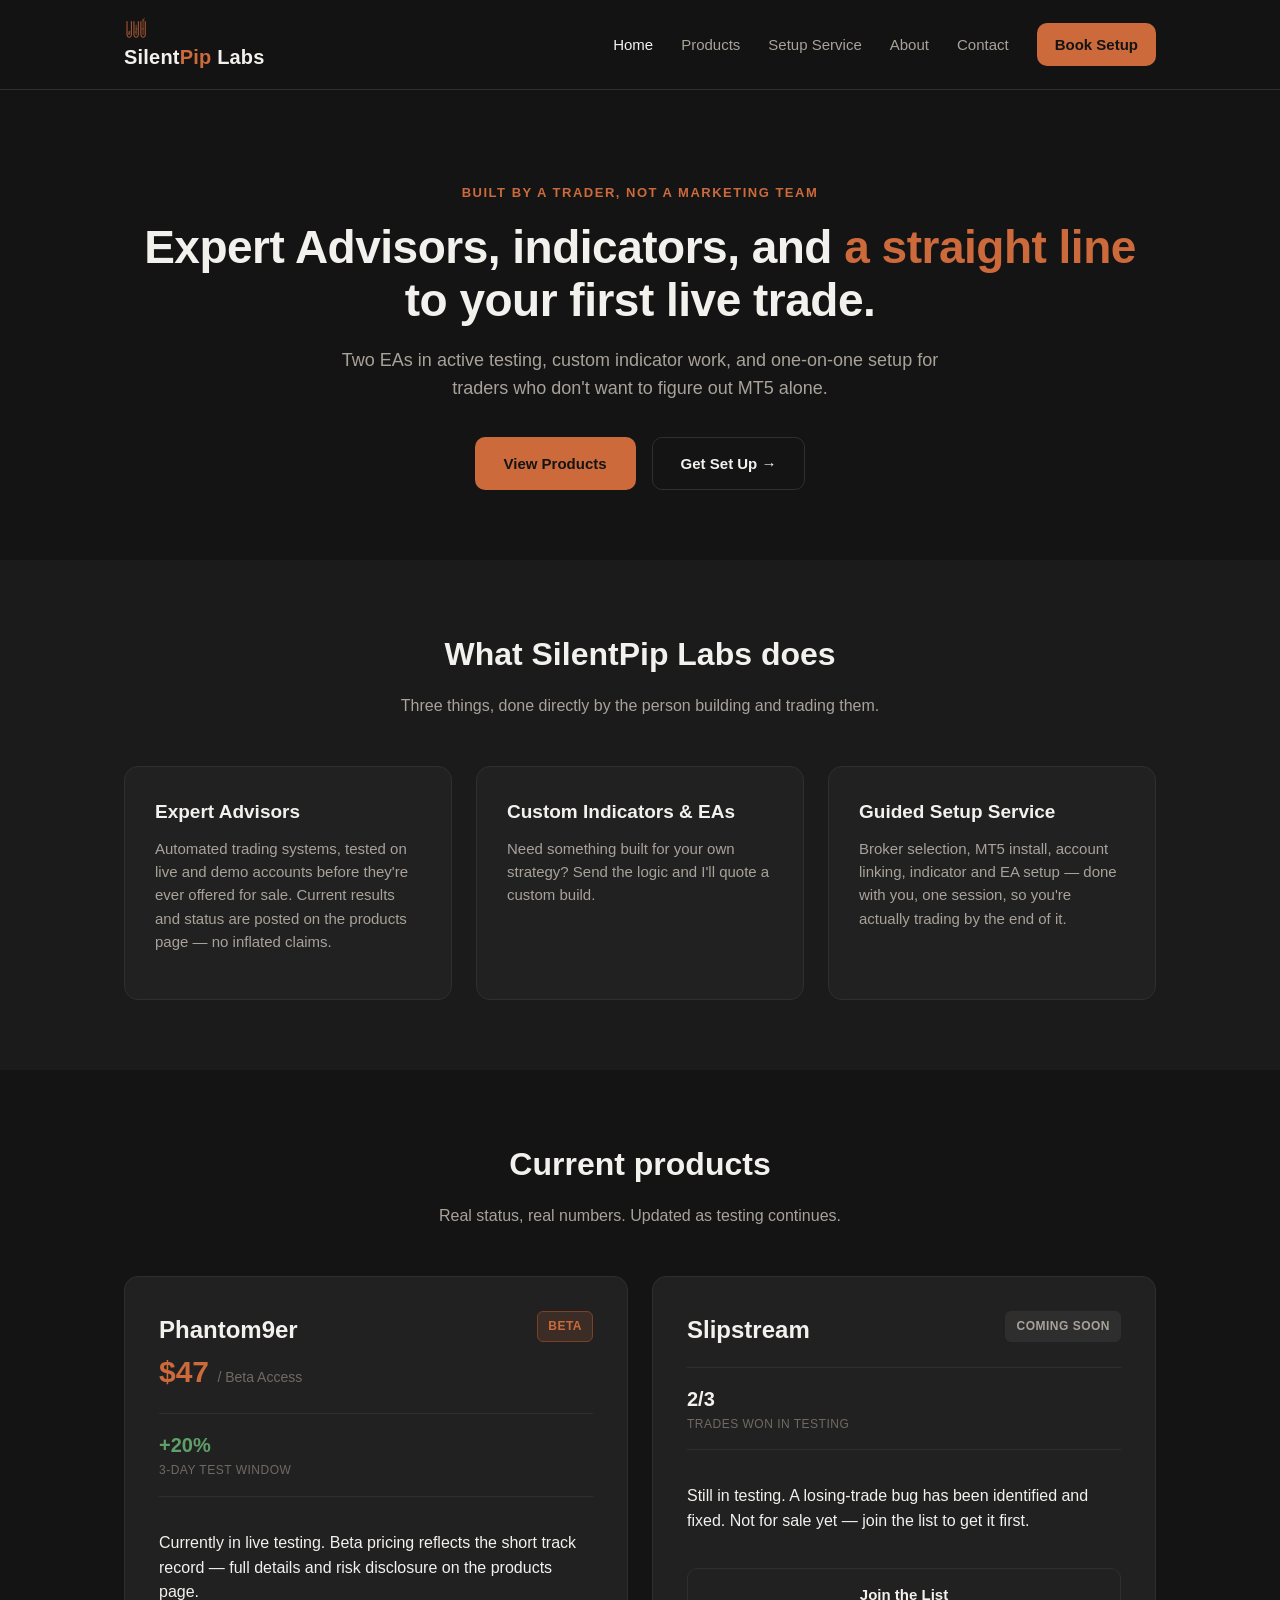
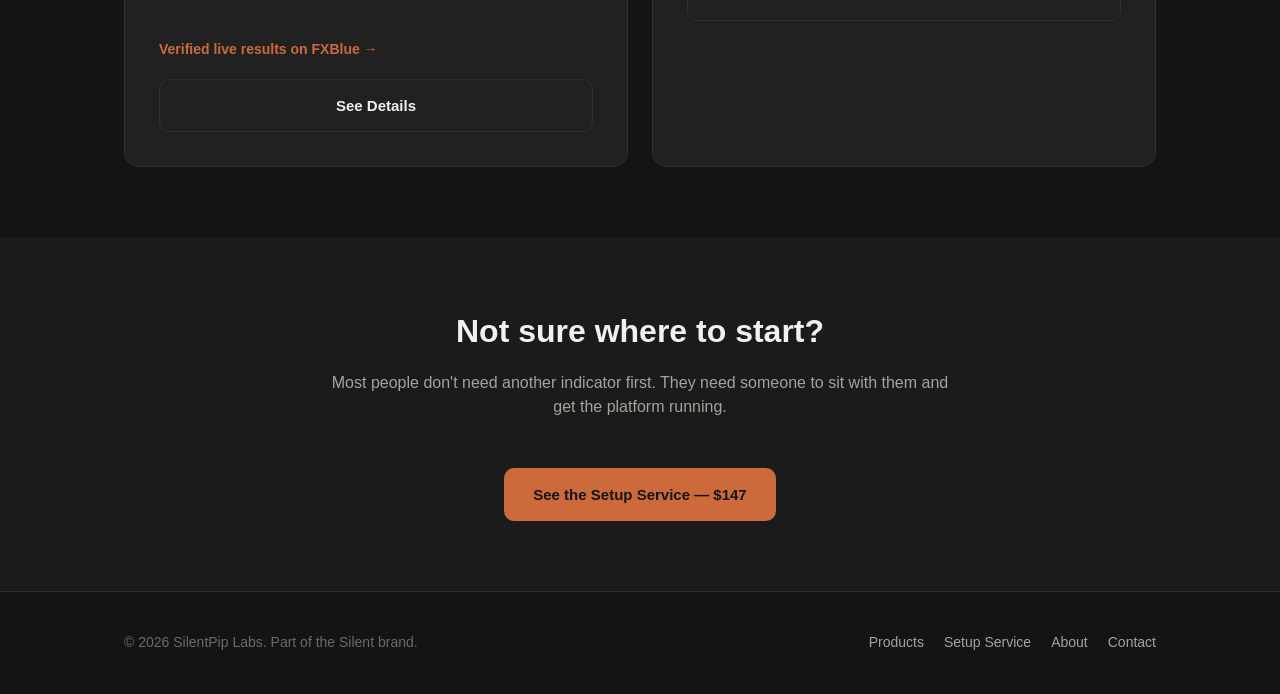
<file: index.html>
<!DOCTYPE html>
<html lang="en">
<head>
<meta charset="UTF-8">
<meta name="viewport" content="width=device-width, initial-scale=1.0">
<title>SilentPip Labs — Forex EAs, Indicators & Trading Setup</title>
<meta name="description" content="Expert Advisors, custom indicators, and one-on-one MT5 setup for Forex traders. Built and tested by an active trader.">
<link rel="stylesheet" href="css/style.css">
</head>
<body>

<header class="site-header">
  <div class="nav-inner">
    <a href="index.html" class="logo"><img src="assets/logo-icon.svg" alt="" width="26" height="26" style="vertical-align:-6px; margin-right:8px;">Silent<span>Pip</span> Labs</a>
    <button class="menu-toggle" aria-label="Menu">☰</button>
    <nav class="main-nav">
      <a href="index.html" class="active">Home</a>
      <a href="products.html">Products</a>
      <a href="setup-service.html">Setup Service</a>
      <a href="about.html">About</a>
      <a href="contact.html">Contact</a>
      <a href="setup-service.html" class="nav-cta">Book Setup</a>
    </nav>
  </div>
</header>

<section class="hero">
  <div class="container">
    <span class="eyebrow">Built by a trader, not a marketing team</span>
    <h1>Expert Advisors, indicators, and <span class="accent">a straight line</span> to your first live trade.</h1>
    <p class="lead">Two EAs in active testing, custom indicator work, and one-on-one setup for traders who don't want to figure out MT5 alone.</p>
    <div class="btn-row">
      <a href="products.html" class="btn btn-primary">View Products</a>
      <a href="setup-service.html" class="btn btn-outline">Get Set Up →</a>
    </div>
  </div>
</section>

<section class="alt">
  <div class="container">
    <div class="section-head">
      <h2>What SilentPip Labs does</h2>
      <p>Three things, done directly by the person building and trading them.</p>
    </div>
    <div class="grid grid-3">
      <div class="card">
        <h3>Expert Advisors</h3>
        <p>Automated trading systems, tested on live and demo accounts before they're ever offered for sale. Current results and status are posted on the products page — no inflated claims.</p>
      </div>
      <div class="card">
        <h3>Custom Indicators & EAs</h3>
        <p>Need something built for your own strategy? Send the logic and I'll quote a custom build.</p>
      </div>
      <div class="card">
        <h3>Guided Setup Service</h3>
        <p>Broker selection, MT5 install, account linking, indicator and EA setup — done with you, one session, so you're actually trading by the end of it.</p>
      </div>
    </div>
  </div>
</section>

<section>
  <div class="container">
    <div class="section-head">
      <h2>Current products</h2>
      <p>Real status, real numbers. Updated as testing continues.</p>
    </div>
    <div class="grid grid-2">
      <div class="product-card">
        <div class="product-top">
          <div>
            <div class="product-title">Phantom9er</div>
            <div class="price">$47 <span>/ Beta Access</span></div>
          </div>
          <span class="badge badge-beta">Beta</span>
        </div>
        <div class="stat-row">
          <div class="stat">
            <div class="num">+20%</div>
            <div class="label">3-day test window</div>
          </div>
        </div>
        <p>Currently in live testing. Beta pricing reflects the short track record — full details and risk disclosure on the products page.</p>
        <a href="https://www.fxblue.com/users/Phantom9er" target="_blank" rel="noopener noreferrer" style="color: var(--orange); font-size: 14px; font-weight: 600;">Verified live results on FXBlue →</a>
        <a href="products.html#phantom9er" class="btn btn-outline btn-block">See Details</a>
      </div>
      <div class="product-card">
        <div class="product-top">
          <div>
            <div class="product-title">Slipstream</div>
          </div>
          <span class="badge badge-soon">Coming Soon</span>
        </div>
        <div class="stat-row">
          <div class="stat">
            <div class="num neutral">2/3</div>
            <div class="label">trades won in testing</div>
          </div>
        </div>
        <p>Still in testing. A losing-trade bug has been identified and fixed. Not for sale yet — join the list to get it first.</p>
        <a href="products.html#slipstream" class="btn btn-outline btn-block">Join the List</a>
      </div>
    </div>
  </div>
</section>

<section class="alt">
  <div class="container">
    <div class="section-head">
      <h2>Not sure where to start?</h2>
      <p>Most people don't need another indicator first. They need someone to sit with them and get the platform running.</p>
    </div>
    <div class="text-center">
      <a href="setup-service.html" class="btn btn-primary">See the Setup Service — $147</a>
    </div>
  </div>
</section>

<footer>
  <div class="container footer-inner">
    <div>© <span id="year"></span> SilentPip Labs. Part of the Silent brand.</div>
    <div class="footer-links">
      <a href="products.html">Products</a>
      <a href="setup-service.html">Setup Service</a>
      <a href="about.html">About</a>
      <a href="contact.html">Contact</a>
    </div>
  </div>
</footer>

<script src="js/main.js"></script>
<script>document.getElementById("year").textContent = new Date().getFullYear();</script>
</body>
</html>
</file>
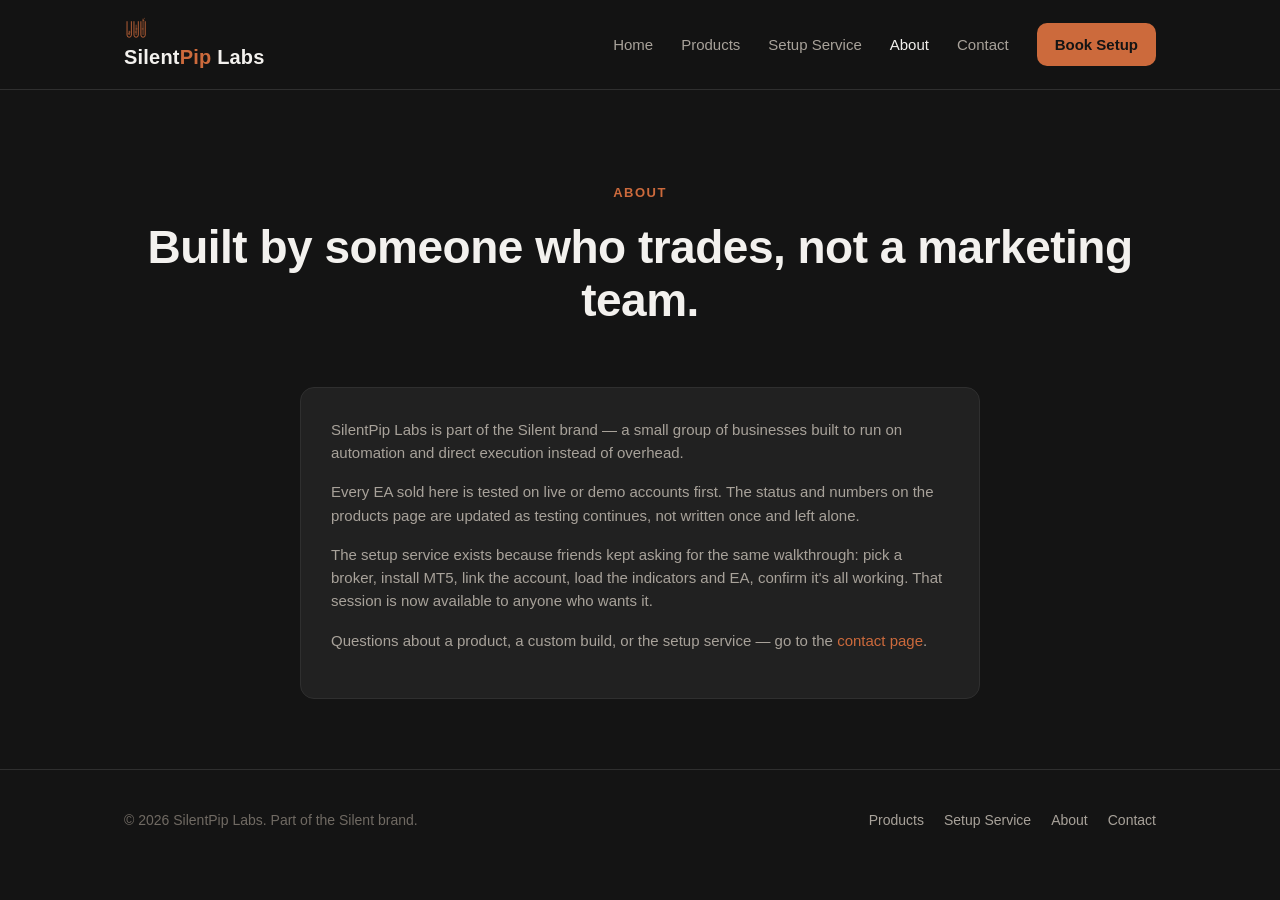
<file: about.html>
<!DOCTYPE html>
<html lang="en">
<head>
<meta charset="UTF-8">
<meta name="viewport" content="width=device-width, initial-scale=1.0">
<title>About — SilentPip Labs</title>
<meta name="description" content="SilentPip Labs — Expert Advisors, indicators, and trading setup built by an active trader.">
<link rel="stylesheet" href="css/style.css">
</head>
<body>

<header class="site-header">
  <div class="nav-inner">
    <a href="index.html" class="logo"><img src="assets/logo-icon.svg" alt="" width="26" height="26" style="vertical-align:-6px; margin-right:8px;">Silent<span>Pip</span> Labs</a>
    <button class="menu-toggle" aria-label="Menu">☰</button>
    <nav class="main-nav">
      <a href="index.html">Home</a>
      <a href="products.html">Products</a>
      <a href="setup-service.html">Setup Service</a>
      <a href="about.html" class="active">About</a>
      <a href="contact.html">Contact</a>
      <a href="setup-service.html" class="nav-cta">Book Setup</a>
    </nav>
  </div>
</header>

<section class="hero" style="padding-bottom: 30px;">
  <div class="container">
    <span class="eyebrow">About</span>
    <h1>Built by someone who trades, not a marketing team.</h1>
  </div>
</section>

<section style="padding-top: 10px;">
  <div class="container">
    <div class="card" style="max-width: 680px; margin: 0 auto;">
      <p>SilentPip Labs is part of the Silent brand — a small group of businesses built to run on automation and direct execution instead of overhead.</p>
      <p>Every EA sold here is tested on live or demo accounts first. The status and numbers on the products page are updated as testing continues, not written once and left alone.</p>
      <p>The setup service exists because friends kept asking for the same walkthrough: pick a broker, install MT5, link the account, load the indicators and EA, confirm it's all working. That session is now available to anyone who wants it.</p>
      <p>Questions about a product, a custom build, or the setup service — go to the <a href="contact.html" style="color: var(--orange);">contact page</a>.</p>
    </div>
  </div>
</section>

<footer>
  <div class="container footer-inner">
    <div>© <span id="year"></span> SilentPip Labs. Part of the Silent brand.</div>
    <div class="footer-links">
      <a href="products.html">Products</a>
      <a href="setup-service.html">Setup Service</a>
      <a href="about.html">About</a>
      <a href="contact.html">Contact</a>
    </div>
  </div>
</footer>

<script src="js/main.js"></script>
<script>document.getElementById("year").textContent = new Date().getFullYear();</script>
</body>
</html>
</file>
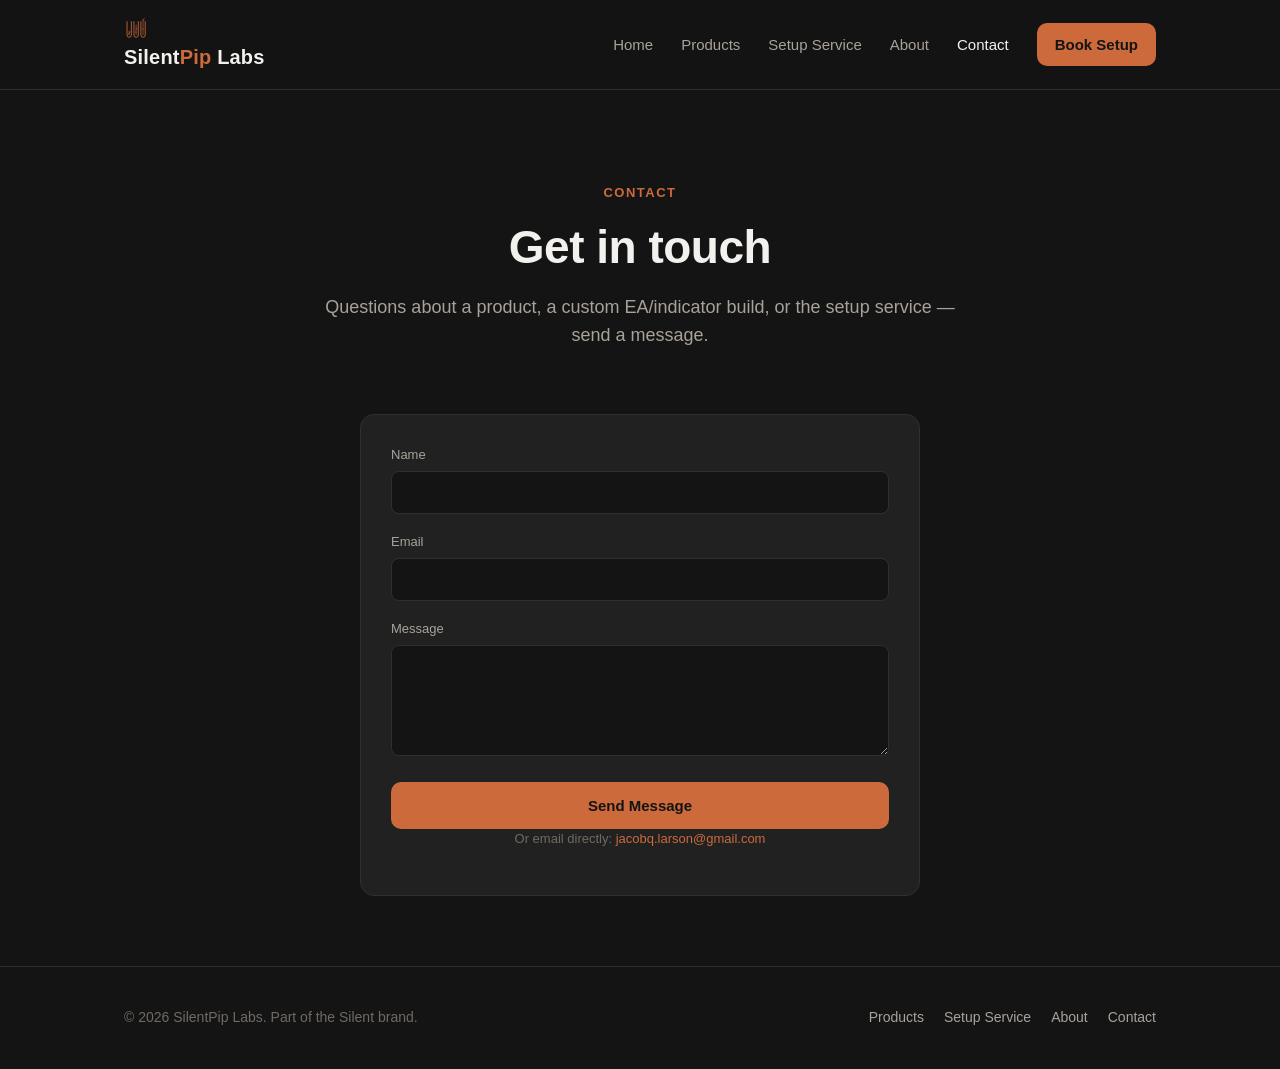
<file: contact.html>
<!DOCTYPE html>
<html lang="en">
<head>
<meta charset="UTF-8">
<meta name="viewport" content="width=device-width, initial-scale=1.0">
<title>Contact — SilentPip Labs</title>
<meta name="description" content="Get in touch with SilentPip Labs about products, custom builds, or the setup service.">
<link rel="stylesheet" href="css/style.css">
</head>
<body>

<header class="site-header">
  <div class="nav-inner">
    <a href="index.html" class="logo"><img src="assets/logo-icon.svg" alt="" width="26" height="26" style="vertical-align:-6px; margin-right:8px;">Silent<span>Pip</span> Labs</a>
    <button class="menu-toggle" aria-label="Menu">☰</button>
    <nav class="main-nav">
      <a href="index.html">Home</a>
      <a href="products.html">Products</a>
      <a href="setup-service.html">Setup Service</a>
      <a href="about.html">About</a>
      <a href="contact.html" class="active">Contact</a>
      <a href="setup-service.html" class="nav-cta">Book Setup</a>
    </nav>
  </div>
</header>

<section class="hero" style="padding-bottom: 20px;">
  <div class="container">
    <span class="eyebrow">Contact</span>
    <h1>Get in touch</h1>
    <p class="lead">Questions about a product, a custom EA/indicator build, or the setup service — send a message.</p>
  </div>
</section>

<section style="padding-top: 10px;">
  <div class="container">
    <div class="card" style="max-width: 560px; margin: 0 auto;">
      <form data-contact-form>
        <div class="form-row">
          <label for="name">Name</label>
          <input type="text" id="name" name="name" required>
        </div>
        <div class="form-row">
          <label for="email">Email</label>
          <input type="email" id="email" name="email" required>
        </div>
        <div class="form-row">
          <label for="message">Message</label>
          <textarea id="message" name="message" rows="5" required></textarea>
        </div>
        <button type="submit" class="btn btn-primary btn-block">Send Message</button>
      </form>
      <p class="text-center mt-24" style="color: var(--text-faint); font-size: 13px;">
        Or email directly: <a href="mailto:jacobq.larson@gmail.com" style="color: var(--orange);">jacobq.larson@gmail.com</a>
      </p>
    </div>
  </div>
</section>

<footer>
  <div class="container footer-inner">
    <div>© <span id="year"></span> SilentPip Labs. Part of the Silent brand.</div>
    <div class="footer-links">
      <a href="products.html">Products</a>
      <a href="setup-service.html">Setup Service</a>
      <a href="about.html">About</a>
      <a href="contact.html">Contact</a>
    </div>
  </div>
</footer>

<script src="js/main.js"></script>
<script>document.getElementById("year").textContent = new Date().getFullYear();</script>
</body>
</html>
</file>
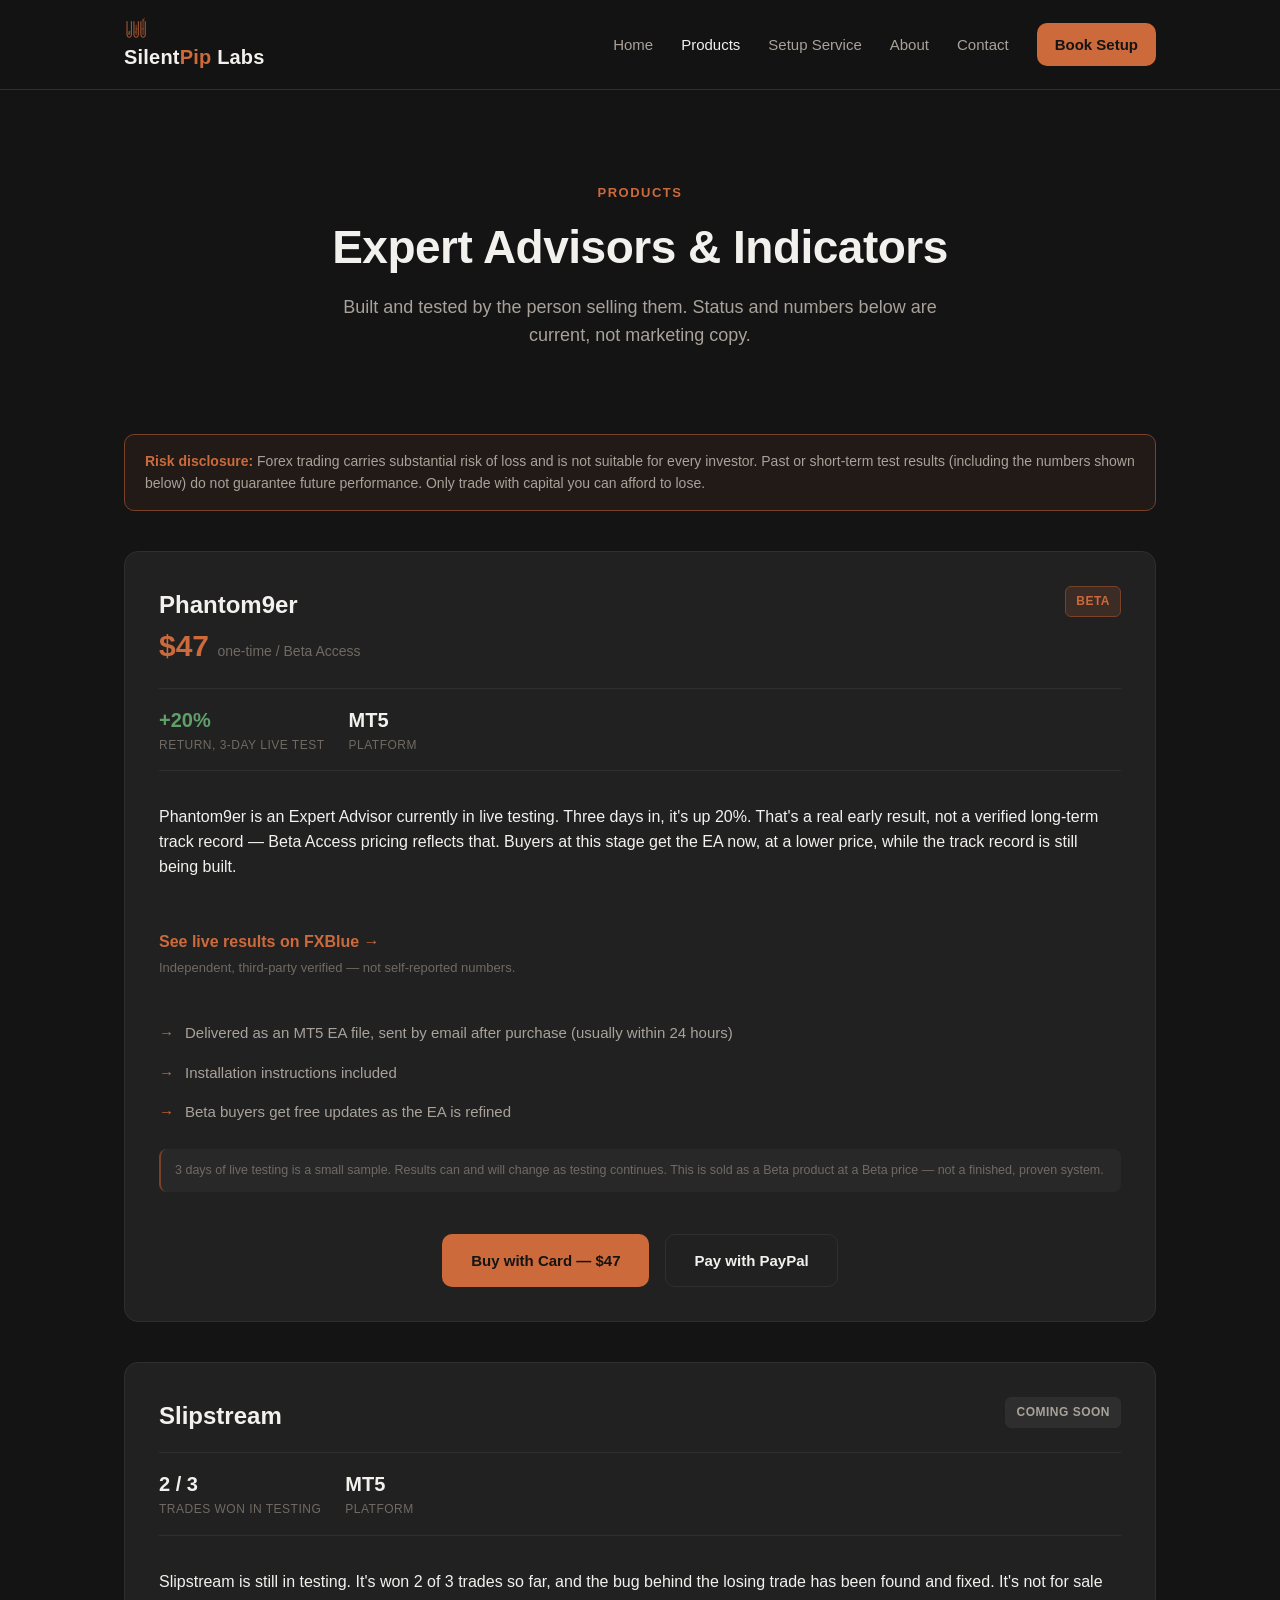
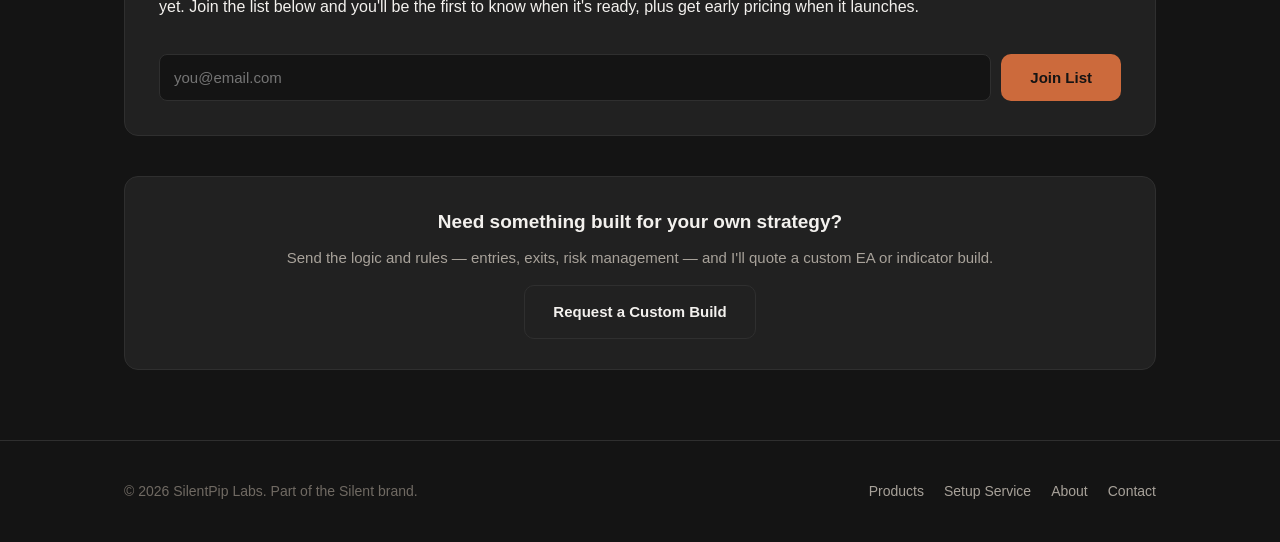
<file: products.html>
<!DOCTYPE html>
<html lang="en">
<head>
<meta charset="UTF-8">
<meta name="viewport" content="width=device-width, initial-scale=1.0">
<title>Products — SilentPip Labs</title>
<meta name="description" content="Phantom9er and Slipstream Expert Advisors, plus custom indicator and EA builds.">
<link rel="stylesheet" href="css/style.css">
</head>
<body>

<header class="site-header">
  <div class="nav-inner">
    <a href="index.html" class="logo"><img src="assets/logo-icon.svg" alt="" width="26" height="26" style="vertical-align:-6px; margin-right:8px;">Silent<span>Pip</span> Labs</a>
    <button class="menu-toggle" aria-label="Menu">☰</button>
    <nav class="main-nav">
      <a href="index.html">Home</a>
      <a href="products.html" class="active">Products</a>
      <a href="setup-service.html">Setup Service</a>
      <a href="about.html">About</a>
      <a href="contact.html">Contact</a>
      <a href="setup-service.html" class="nav-cta">Book Setup</a>
    </nav>
  </div>
</header>

<section class="hero" style="padding-bottom: 30px;">
  <div class="container">
    <span class="eyebrow">Products</span>
    <h1>Expert Advisors &amp; Indicators</h1>
    <p class="lead">Built and tested by the person selling them. Status and numbers below are current, not marketing copy.</p>
  </div>
</section>

<section style="padding-top: 20px;">
  <div class="container">

    <div class="risk-banner">
      <strong>Risk disclosure:</strong> Forex trading carries substantial risk of loss and is not suitable for every investor.
      Past or short-term test results (including the numbers shown below) do not guarantee future performance.
      Only trade with capital you can afford to lose.
    </div>

    <!-- Phantom9er -->
    <div id="phantom9er" class="product-card mt-40">
      <div class="product-top">
        <div>
          <div class="product-title">Phantom9er</div>
          <div class="price">$47 <span>one-time / Beta Access</span></div>
        </div>
        <span class="badge badge-beta">Beta</span>
      </div>

      <div class="stat-row">
        <div class="stat">
          <div class="num">+20%</div>
          <div class="label">Return, 3-day live test</div>
        </div>
        <div class="stat">
          <div class="num neutral">MT5</div>
          <div class="label">Platform</div>
        </div>
      </div>

      <p>Phantom9er is an Expert Advisor currently in live testing. Three days in, it's up 20%. That's a real early result, not a verified long-term track record — Beta Access pricing reflects that. Buyers at this stage get the EA now, at a lower price, while the track record is still being built.</p>

      <p>
        <a href="https://www.fxblue.com/users/Phantom9er" target="_blank" rel="noopener noreferrer" style="color: var(--orange); font-weight: 600;">
          See live results on FXBlue →
        </a>
        <br><span style="color: var(--text-faint); font-size: 13px;">Independent, third-party verified — not self-reported numbers.</span>
      </p>

      <ul class="feature-list">
        <li>Delivered as an MT5 EA file, sent by email after purchase (usually within 24 hours)</li>
        <li>Installation instructions included</li>
        <li>Beta buyers get free updates as the EA is refined</li>
      </ul>

      <div class="disclaimer">
        3 days of live testing is a small sample. Results can and will change as testing continues. This is sold as a Beta product at a Beta price — not a finished, proven system.
      </div>

      <div class="btn-row mt-24">
        <!-- TODO: replace with real Stripe Payment Link from your Stripe dashboard -->
        <a href="https://buy.stripe.com/REPLACE_WITH_PHANTOM9ER_LINK" class="btn btn-primary">Buy with Card — $47</a>
        <!-- TODO: replace with your PayPal.me link or hosted button, e.g. https://paypal.me/yourbusiness/47 -->
        <a href="https://paypal.me/REPLACE_ME/47" class="btn btn-outline">Pay with PayPal</a>
      </div>
    </div>

    <!-- Slipstream -->
    <div id="slipstream" class="product-card mt-40">
      <div class="product-top">
        <div>
          <div class="product-title">Slipstream</div>
        </div>
        <span class="badge badge-soon">Coming Soon</span>
      </div>

      <div class="stat-row">
        <div class="stat">
          <div class="num neutral">2 / 3</div>
          <div class="label">Trades won in testing</div>
        </div>
        <div class="stat">
          <div class="num neutral">MT5</div>
          <div class="label">Platform</div>
        </div>
      </div>

      <p>Slipstream is still in testing. It's won 2 of 3 trades so far, and the bug behind the losing trade has been found and fixed. It's not for sale yet. Join the list below and you'll be the first to know when it's ready, plus get early pricing when it launches.</p>

      <form data-waitlist-form>
        <div class="email-capture">
          <input type="email" placeholder="you@email.com" required>
          <button type="submit" class="btn btn-primary">Join List</button>
        </div>
        <p data-form-msg style="display:none; color: var(--text-muted); font-size: 13px; margin-top: 10px;"></p>
      </form>
    </div>

    <!-- Custom work -->
    <div class="card mt-40 text-center">
      <h3>Need something built for your own strategy?</h3>
      <p>Send the logic and rules — entries, exits, risk management — and I'll quote a custom EA or indicator build.</p>
      <a href="contact.html" class="btn btn-outline">Request a Custom Build</a>
    </div>

  </div>
</section>

<footer>
  <div class="container footer-inner">
    <div>© <span id="year"></span> SilentPip Labs. Part of the Silent brand.</div>
    <div class="footer-links">
      <a href="products.html">Products</a>
      <a href="setup-service.html">Setup Service</a>
      <a href="about.html">About</a>
      <a href="contact.html">Contact</a>
    </div>
  </div>
</footer>

<script src="js/main.js"></script>
<script>document.getElementById("year").textContent = new Date().getFullYear();</script>
</body>
</html>
</file>
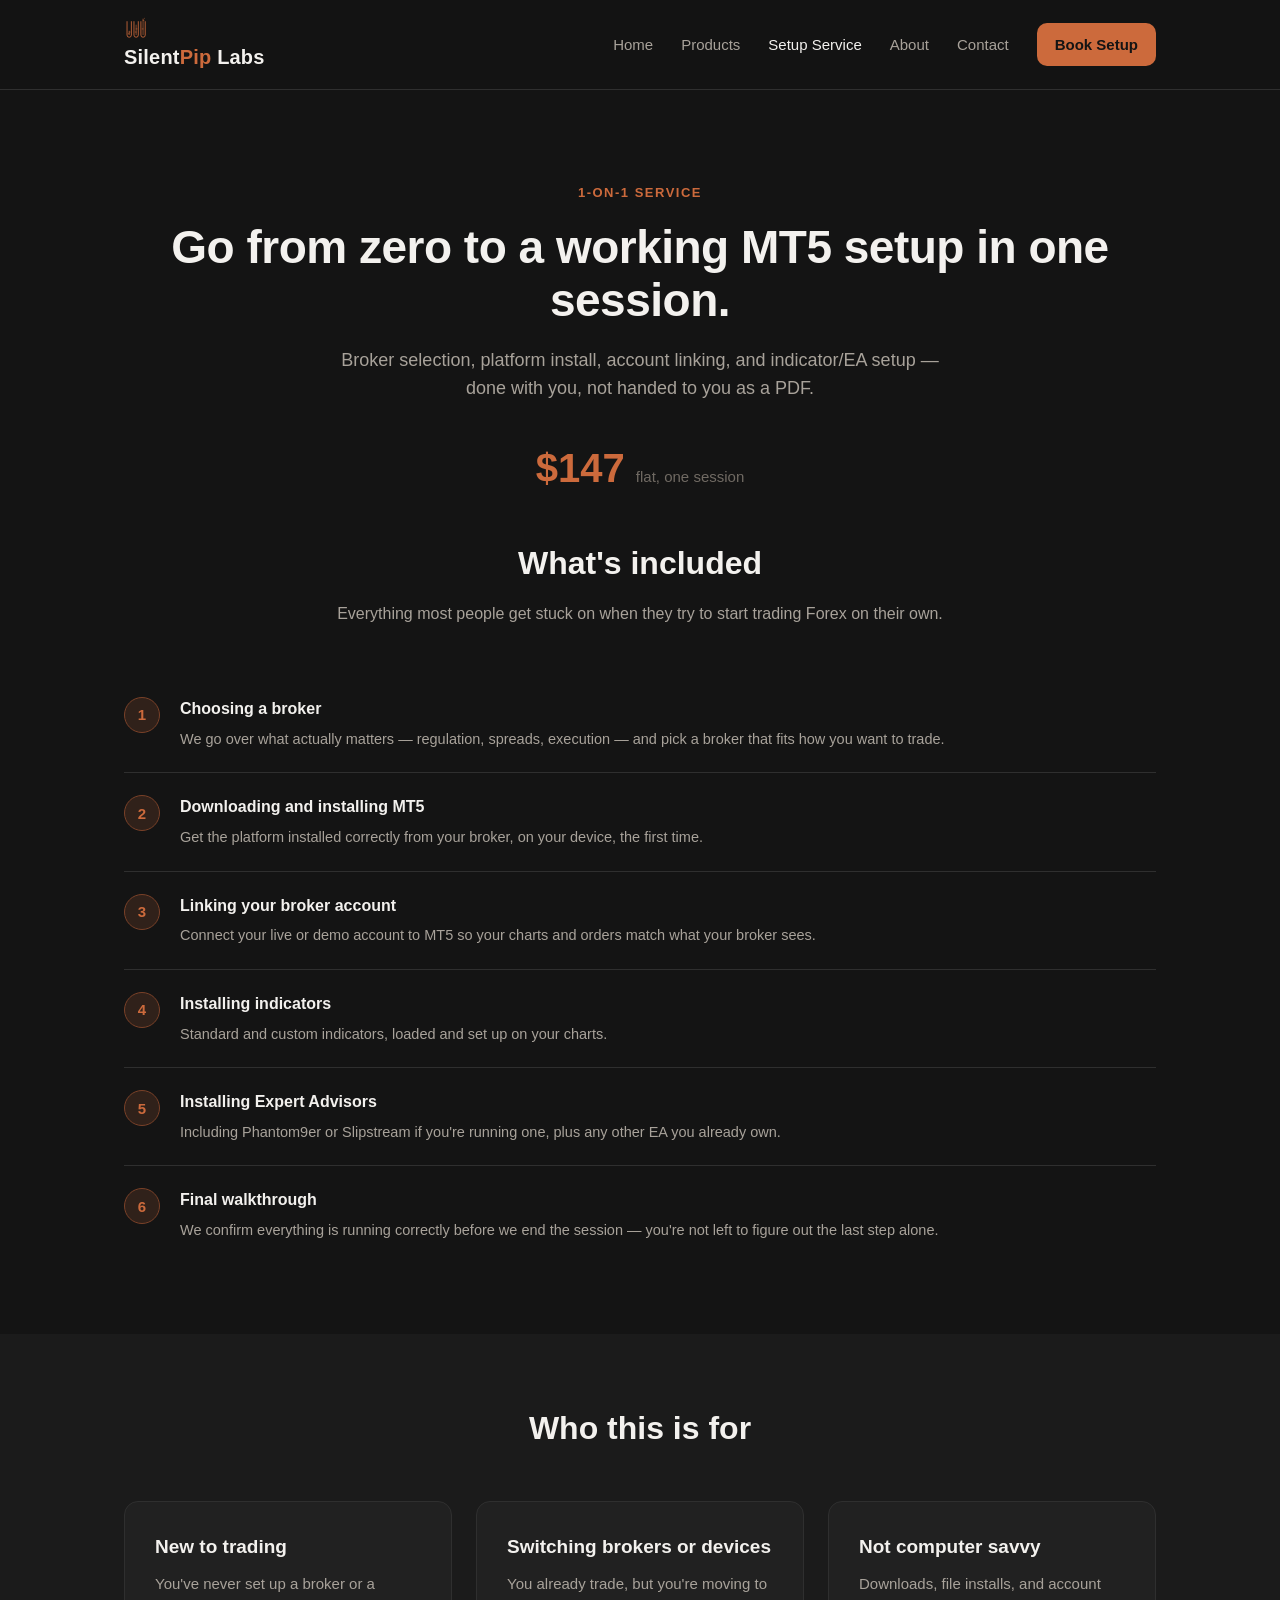
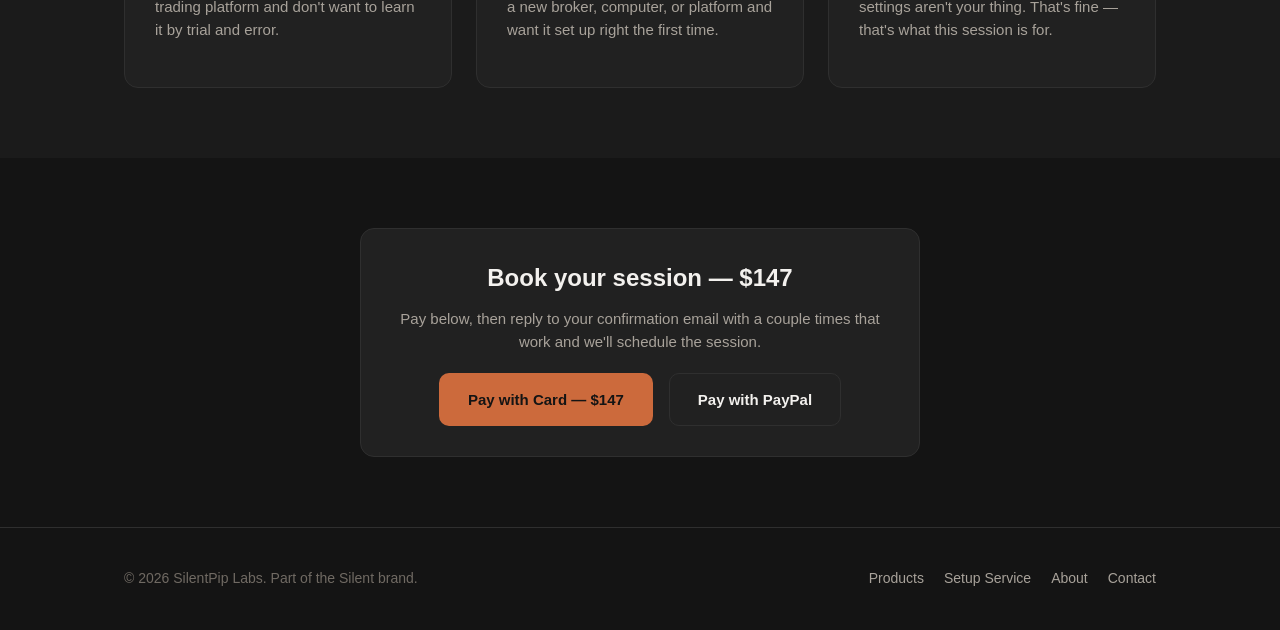
<file: setup-service.html>
<!DOCTYPE html>
<html lang="en">
<head>
<meta charset="UTF-8">
<meta name="viewport" content="width=device-width, initial-scale=1.0">
<title>Setup Service — SilentPip Labs</title>
<meta name="description" content="One-on-one MT5 setup: broker selection, platform install, account linking, and indicator/EA setup. $147 flat.">
<link rel="stylesheet" href="css/style.css">
</head>
<body>

<header class="site-header">
  <div class="nav-inner">
    <a href="index.html" class="logo"><img src="assets/logo-icon.svg" alt="" width="26" height="26" style="vertical-align:-6px; margin-right:8px;">Silent<span>Pip</span> Labs</a>
    <button class="menu-toggle" aria-label="Menu">☰</button>
    <nav class="main-nav">
      <a href="index.html">Home</a>
      <a href="products.html">Products</a>
      <a href="setup-service.html" class="active">Setup Service</a>
      <a href="about.html">About</a>
      <a href="contact.html">Contact</a>
      <a href="setup-service.html" class="nav-cta">Book Setup</a>
    </nav>
  </div>
</header>

<section class="hero" style="padding-bottom: 30px;">
  <div class="container">
    <span class="eyebrow">1-on-1 Service</span>
    <h1>Go from zero to a working MT5 setup in one session.</h1>
    <p class="lead">Broker selection, platform install, account linking, and indicator/EA setup — done with you, not handed to you as a PDF.</p>
    <div class="price text-center" style="font-size: 40px;">$147 <span style="font-size: 15px;">flat, one session</span></div>
  </div>
</section>

<section style="padding-top: 10px;">
  <div class="container">
    <div class="section-head">
      <h2>What's included</h2>
      <p>Everything most people get stuck on when they try to start trading Forex on their own.</p>
    </div>

    <div class="steps">
      <div class="step">
        <div class="step-num">1</div>
        <div>
          <h4>Choosing a broker</h4>
          <p>We go over what actually matters — regulation, spreads, execution — and pick a broker that fits how you want to trade.</p>
        </div>
      </div>
      <div class="step">
        <div class="step-num">2</div>
        <div>
          <h4>Downloading and installing MT5</h4>
          <p>Get the platform installed correctly from your broker, on your device, the first time.</p>
        </div>
      </div>
      <div class="step">
        <div class="step-num">3</div>
        <div>
          <h4>Linking your broker account</h4>
          <p>Connect your live or demo account to MT5 so your charts and orders match what your broker sees.</p>
        </div>
      </div>
      <div class="step">
        <div class="step-num">4</div>
        <div>
          <h4>Installing indicators</h4>
          <p>Standard and custom indicators, loaded and set up on your charts.</p>
        </div>
      </div>
      <div class="step">
        <div class="step-num">5</div>
        <div>
          <h4>Installing Expert Advisors</h4>
          <p>Including Phantom9er or Slipstream if you're running one, plus any other EA you already own.</p>
        </div>
      </div>
      <div class="step">
        <div class="step-num">6</div>
        <div>
          <h4>Final walkthrough</h4>
          <p>We confirm everything is running correctly before we end the session — you're not left to figure out the last step alone.</p>
        </div>
      </div>
    </div>
  </div>
</section>

<section class="alt">
  <div class="container">
    <div class="section-head">
      <h2>Who this is for</h2>
    </div>
    <div class="grid grid-3">
      <div class="card">
        <h3>New to trading</h3>
        <p>You've never set up a broker or a trading platform and don't want to learn it by trial and error.</p>
      </div>
      <div class="card">
        <h3>Switching brokers or devices</h3>
        <p>You already trade, but you're moving to a new broker, computer, or platform and want it set up right the first time.</p>
      </div>
      <div class="card">
        <h3>Not computer savvy</h3>
        <p>Downloads, file installs, and account settings aren't your thing. That's fine — that's what this session is for.</p>
      </div>
    </div>
  </div>
</section>

<section>
  <div class="container">
    <div class="card text-center" style="max-width: 560px; margin: 0 auto;">
      <h3 style="font-size: 24px;">Book your session — $147</h3>
      <p>Pay below, then reply to your confirmation email with a couple times that work and we'll schedule the session.</p>
      <div class="btn-row" style="justify-content: center; margin-top: 20px;">
        <!-- TODO: replace with real Stripe Payment Link -->
        <a href="https://buy.stripe.com/REPLACE_WITH_SETUP_SERVICE_LINK" class="btn btn-primary">Pay with Card — $147</a>
        <!-- TODO: replace with your PayPal.me link or hosted button -->
        <a href="https://paypal.me/REPLACE_ME/147" class="btn btn-outline">Pay with PayPal</a>
      </div>
    </div>
  </div>
</section>

<footer>
  <div class="container footer-inner">
    <div>© <span id="year"></span> SilentPip Labs. Part of the Silent brand.</div>
    <div class="footer-links">
      <a href="products.html">Products</a>
      <a href="setup-service.html">Setup Service</a>
      <a href="about.html">About</a>
      <a href="contact.html">Contact</a>
    </div>
  </div>
</footer>

<script src="js/main.js"></script>
<script>document.getElementById("year").textContent = new Date().getFullYear();</script>
</body>
</html>
</file>
<file: css/style.css>
/* SilentPip Labs — dark orange/black theme */

:root {
  --bg: #141414;
  --bg-alt: #1b1b1b;
  --card: #212121;
  --card-border: #2f2f2f;
  --orange: #cc6a3c;
  --orange-hover: #e07a48;
  --orange-dim: #7a4128;
  --text: #f3f1ee;
  --text-muted: #a8a29a;
  --text-faint: #706a63;
  --green: #5fa06a;
  --max-width: 1080px;
  --radius: 14px;
}

* { box-sizing: border-box; }

html { scroll-behavior: smooth; }

body {
  margin: 0;
  background: var(--bg);
  color: var(--text);
  font-family: -apple-system, BlinkMacSystemFont, "Segoe UI", Roboto, Helvetica, Arial, sans-serif;
  line-height: 1.55;
  -webkit-font-smoothing: antialiased;
}

a { color: inherit; text-decoration: none; }

img { max-width: 100%; display: block; }

.container {
  max-width: var(--max-width);
  margin: 0 auto;
  padding: 0 24px;
}

/* Header / nav */
header.site-header {
  position: sticky;
  top: 0;
  z-index: 50;
  background: rgba(20, 20, 20, 0.92);
  backdrop-filter: blur(8px);
  border-bottom: 1px solid var(--card-border);
}

.nav-inner {
  max-width: var(--max-width);
  margin: 0 auto;
  padding: 16px 24px;
  display: flex;
  align-items: center;
  justify-content: space-between;
}

.logo {
  font-size: 20px;
  font-weight: 700;
  letter-spacing: 0.2px;
}

.logo span { color: var(--orange); }

nav.main-nav {
  display: flex;
  align-items: center;
  gap: 28px;
}

nav.main-nav a {
  font-size: 15px;
  color: var(--text-muted);
  transition: color 0.15s ease;
}

nav.main-nav a:hover,
nav.main-nav a.active {
  color: var(--text);
}

.nav-cta {
  background: var(--orange);
  color: #141414 !important;
  padding: 10px 18px;
  border-radius: 10px;
  font-weight: 600;
  font-size: 14px;
}

.nav-cta:hover { background: var(--orange-hover); }

.menu-toggle {
  display: none;
  background: none;
  border: none;
  color: var(--text);
  font-size: 24px;
  cursor: pointer;
}

/* Hero */
.hero {
  padding: 90px 0 70px;
  text-align: center;
}

.eyebrow {
  display: inline-block;
  color: var(--orange);
  font-size: 13px;
  font-weight: 700;
  letter-spacing: 1.5px;
  text-transform: uppercase;
  margin-bottom: 18px;
}

.hero h1 {
  font-size: 46px;
  line-height: 1.15;
  margin: 0 0 20px;
  font-weight: 700;
  letter-spacing: -0.5px;
}

.hero h1 .accent { color: var(--orange); }

.hero p.lead {
  font-size: 18px;
  color: var(--text-muted);
  max-width: 640px;
  margin: 0 auto 34px;
}

.btn-row {
  display: flex;
  gap: 16px;
  justify-content: center;
  flex-wrap: wrap;
}

.btn {
  display: inline-flex;
  align-items: center;
  justify-content: center;
  gap: 8px;
  padding: 14px 28px;
  border-radius: 10px;
  font-weight: 600;
  font-size: 15px;
  border: 1px solid transparent;
  cursor: pointer;
  transition: all 0.15s ease;
}

.btn-primary {
  background: var(--orange);
  color: #141414;
}

.btn-primary:hover { background: var(--orange-hover); }

.btn-outline {
  background: transparent;
  border-color: var(--card-border);
  color: var(--text);
}

.btn-outline:hover { border-color: var(--orange); color: var(--orange); }

.btn-block { width: 100%; }

/* Sections */
section { padding: 70px 0; }

section.alt { background: var(--bg-alt); }

.section-head {
  text-align: center;
  max-width: 640px;
  margin: 0 auto 48px;
}

.section-head h2 {
  font-size: 32px;
  margin: 0 0 14px;
  font-weight: 700;
}

.section-head p {
  color: var(--text-muted);
  font-size: 16px;
  margin: 0;
}

/* Cards / grid */
.grid {
  display: grid;
  gap: 24px;
}

.grid-3 { grid-template-columns: repeat(3, 1fr); }
.grid-2 { grid-template-columns: repeat(2, 1fr); }

.card {
  background: var(--card);
  border: 1px solid var(--card-border);
  border-radius: var(--radius);
  padding: 30px;
}

.card h3 {
  font-size: 19px;
  margin: 0 0 10px;
}

.card p {
  color: var(--text-muted);
  font-size: 15px;
  margin: 0 0 16px;
}

/* Product card specifics */
.product-card {
  background: var(--card);
  border: 1px solid var(--card-border);
  border-radius: var(--radius);
  padding: 34px;
  display: flex;
  flex-direction: column;
  gap: 18px;
}

.product-top {
  display: flex;
  align-items: flex-start;
  justify-content: space-between;
  gap: 16px;
}

.product-title { font-size: 24px; font-weight: 700; }

.badge {
  display: inline-block;
  font-size: 12px;
  font-weight: 700;
  letter-spacing: 0.5px;
  text-transform: uppercase;
  padding: 5px 10px;
  border-radius: 6px;
  white-space: nowrap;
}

.badge-beta {
  background: rgba(204, 106, 60, 0.15);
  color: var(--orange);
  border: 1px solid var(--orange-dim);
}

.badge-soon {
  background: rgba(255,255,255,0.06);
  color: var(--text-muted);
  border: 1px solid var(--card-border);
}

.price {
  font-size: 30px;
  font-weight: 700;
  color: var(--orange);
}

.price span {
  font-size: 14px;
  color: var(--text-faint);
  font-weight: 400;
}

.stat-row {
  display: flex;
  gap: 24px;
  padding: 16px 0;
  border-top: 1px solid var(--card-border);
  border-bottom: 1px solid var(--card-border);
}

.stat { text-align: left; }

.stat .num {
  font-size: 20px;
  font-weight: 700;
  color: var(--green);
}

.stat .num.neutral { color: var(--text); }

.stat .label {
  font-size: 12px;
  color: var(--text-faint);
  text-transform: uppercase;
  letter-spacing: 0.5px;
}

.disclaimer {
  font-size: 12.5px;
  color: var(--text-faint);
  line-height: 1.5;
  padding: 12px 14px;
  background: rgba(255,255,255,0.03);
  border-radius: 8px;
  border-left: 2px solid var(--orange-dim);
}

.feature-list {
  list-style: none;
  padding: 0;
  margin: 0;
}

.feature-list li {
  padding: 8px 0 8px 26px;
  position: relative;
  color: var(--text-muted);
  font-size: 15px;
}

.feature-list li::before {
  content: "→";
  position: absolute;
  left: 0;
  color: var(--orange);
  font-weight: 700;
}

/* Forms */
input, textarea {
  width: 100%;
  padding: 12px 14px;
  background: var(--bg);
  border: 1px solid var(--card-border);
  border-radius: 8px;
  color: var(--text);
  font-size: 15px;
  font-family: inherit;
}

input:focus, textarea:focus {
  outline: none;
  border-color: var(--orange);
}

label {
  display: block;
  font-size: 13px;
  color: var(--text-muted);
  margin-bottom: 6px;
}

.form-row { margin-bottom: 18px; }

.email-capture {
  display: flex;
  gap: 10px;
}

.email-capture input { flex: 1; }

/* Steps */
.steps { counter-reset: step; }

.step {
  display: flex;
  gap: 20px;
  padding: 22px 0;
  border-bottom: 1px solid var(--card-border);
}

.step:last-child { border-bottom: none; }

.step-num {
  flex-shrink: 0;
  width: 36px;
  height: 36px;
  border-radius: 50%;
  background: rgba(204, 106, 60, 0.15);
  border: 1px solid var(--orange-dim);
  color: var(--orange);
  display: flex;
  align-items: center;
  justify-content: center;
  font-weight: 700;
  font-size: 15px;
}

.step h4 { margin: 0 0 6px; font-size: 16px; }
.step p { margin: 0; color: var(--text-muted); font-size: 14.5px; }

/* Footer */
footer {
  border-top: 1px solid var(--card-border);
  padding: 40px 0;
  color: var(--text-faint);
  font-size: 14px;
}

.footer-inner {
  display: flex;
  justify-content: space-between;
  align-items: center;
  flex-wrap: wrap;
  gap: 16px;
}

.footer-links { display: flex; gap: 20px; }
.footer-links a { color: var(--text-muted); }
.footer-links a:hover { color: var(--orange); }

/* Utility */
.text-center { text-align: center; }
.mt-24 { margin-top: 24px; }
.mt-40 { margin-top: 40px; }

.risk-banner {
  background: rgba(204, 106, 60, 0.08);
  border: 1px solid var(--orange-dim);
  border-radius: 10px;
  padding: 16px 20px;
  font-size: 14px;
  color: var(--text-muted);
  margin-bottom: 40px;
}

.risk-banner strong { color: var(--orange); }

/* Responsive */
@media (max-width: 860px) {
  .grid-3 { grid-template-columns: 1fr; }
  .grid-2 { grid-template-columns: 1fr; }
  .hero h1 { font-size: 34px; }
  nav.main-nav {
    position: fixed;
    top: 65px;
    left: 0;
    right: 0;
    background: var(--bg-alt);
    border-bottom: 1px solid var(--card-border);
    flex-direction: column;
    align-items: flex-start;
    padding: 20px 24px;
    gap: 18px;
    display: none;
  }
  nav.main-nav.open { display: flex; }
  .menu-toggle { display: block; }
  .footer-inner { flex-direction: column; align-items: flex-start; }
}
</file>
